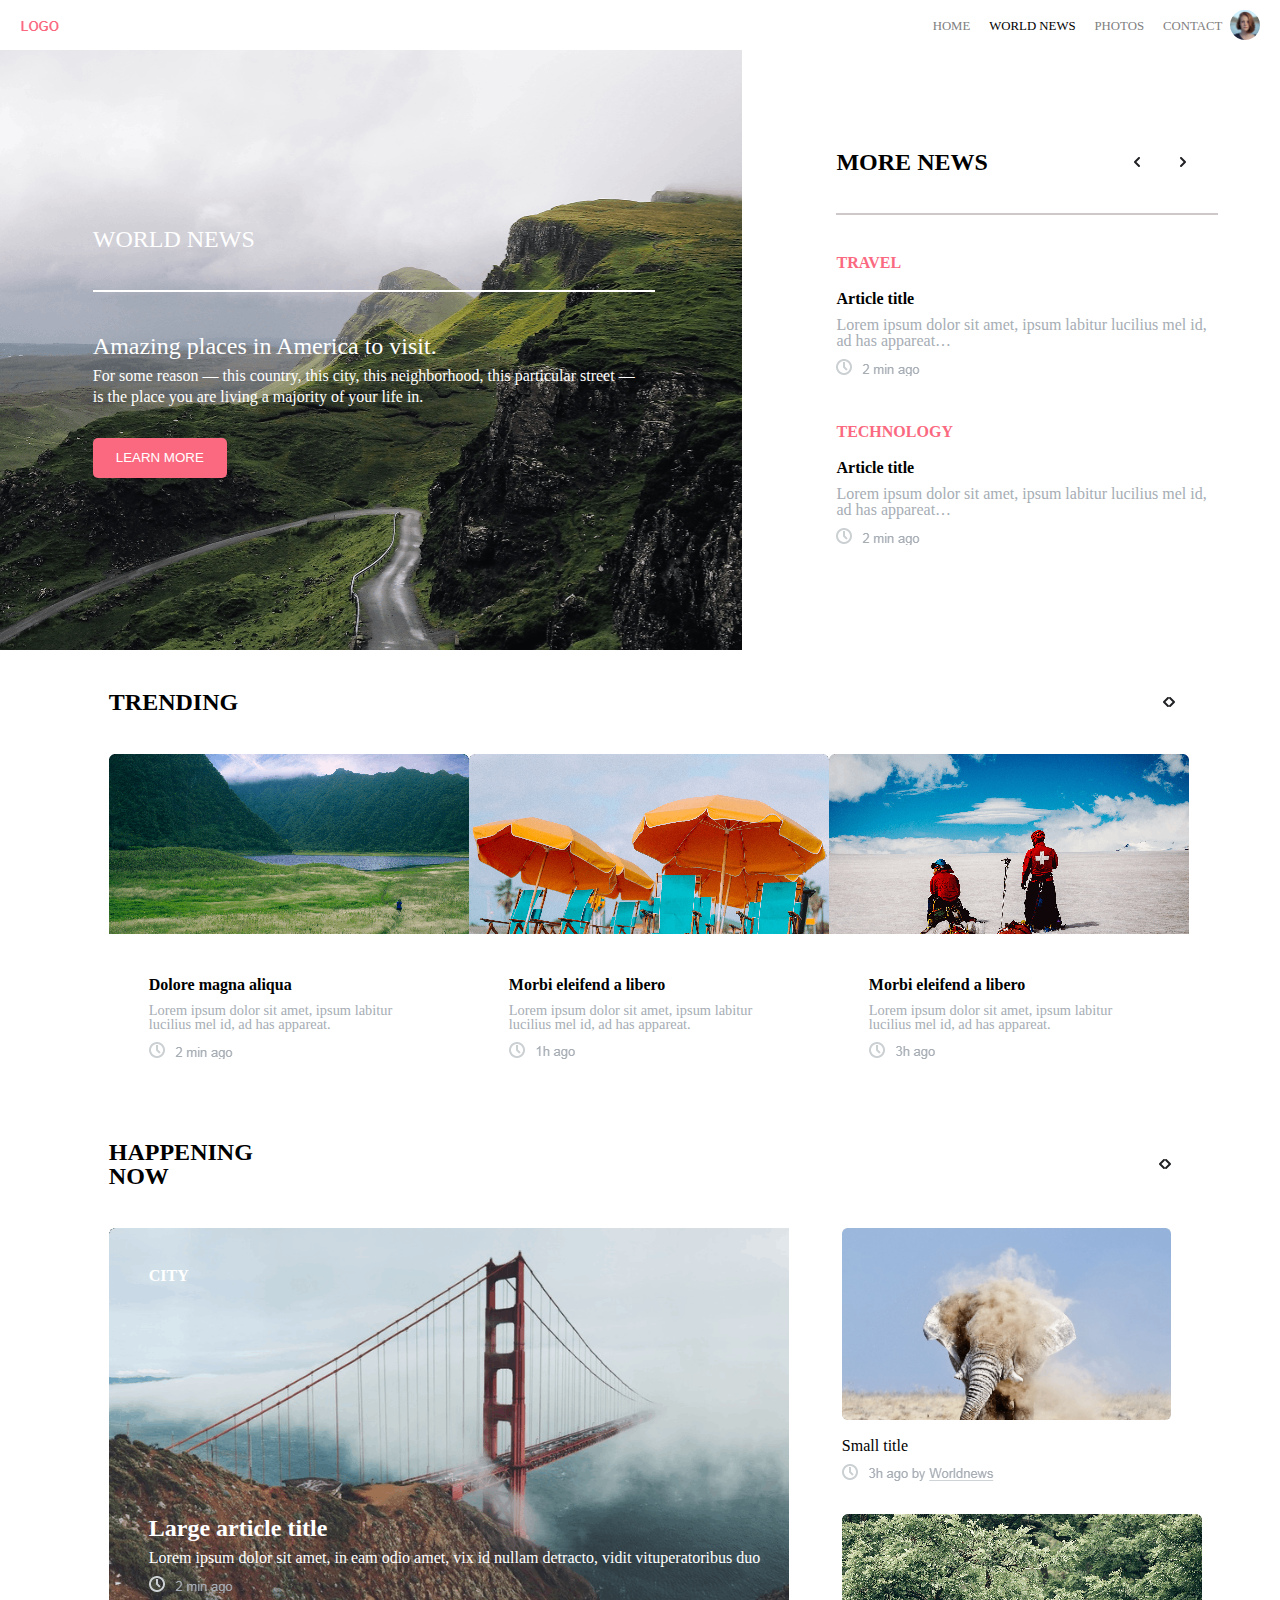
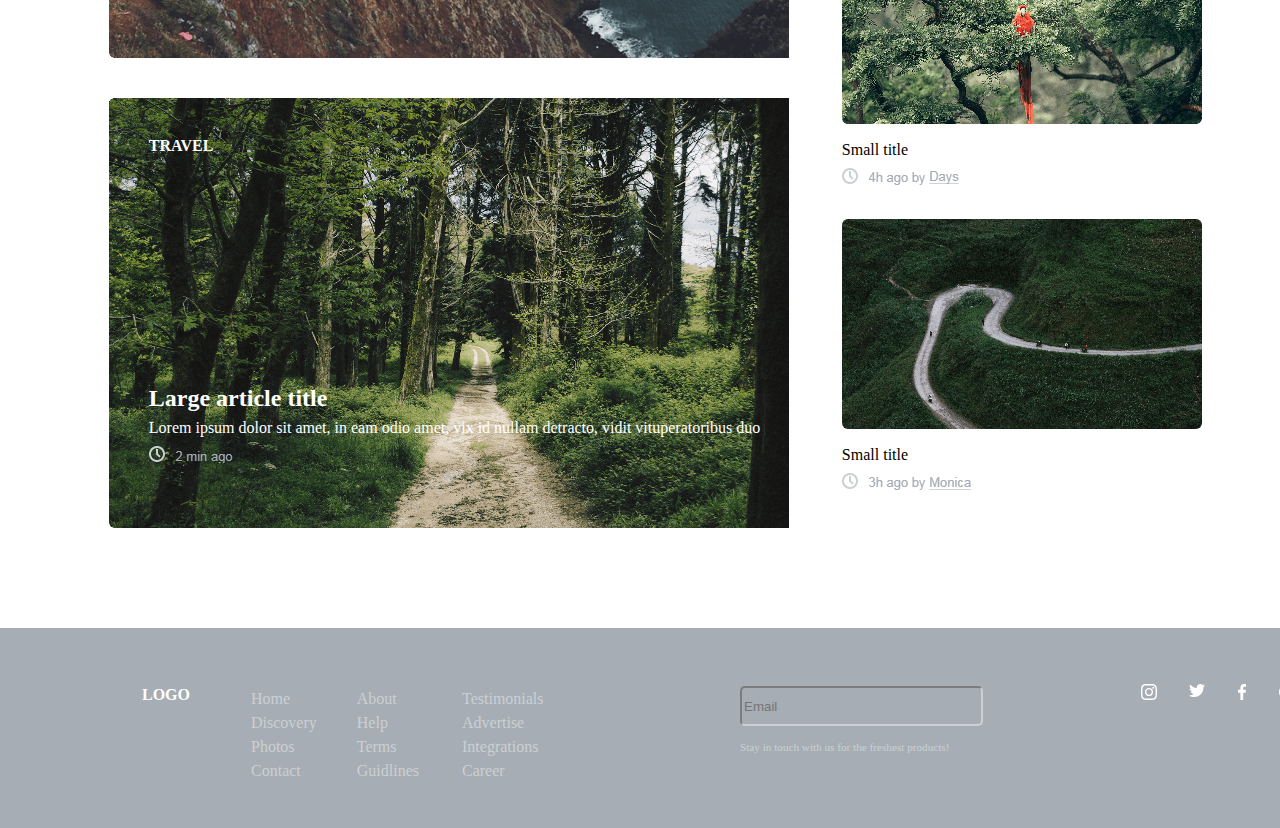
<file: index.html>
<!DOCTYPE html>
<html lang="en">
<head>
    <meta charset="UTF-8">
    <meta http-equiv="X-UA-Compatible" content="IE=edge">
    <meta name="viewport" content="width=device-width, initial-scale=1.0">
    <link rel="stylesheet" href="css/reset.css">
    <link rel="stylesheet" href="css/style.css">
    <title>FInal Project</title>
</head>
<body>
    <div class="container">
<header class="header_page1">
   
    <div class="logophoto">
        <img  class="logo_main" src="images/LOGO.svg" alt="">
    </div>
    <div class="navbars">

        <nav>
             <ul class="navmenu"> 
               
                <li>HOME</li>
                <a  href="worldnews.html"> 
                <li>WORLD NEWS</li></a>
               
                <li>PHOTOS</li>
                <li>CONTACT</li>
               
                </ul>
           
            
           </nav>
          
          </div>
          <div class="profilephoto">
            <img src="images/profile pic.svg" alt="">
          </div>
   
</header>
<section class="section_one">
<div class="textonphoto">
    
    <div class="textonphoto_div">
        <h2 class="article_photo">WORLD NEWS</h2>
    <div class="whiteline">

    </div>
    <h2 class="description_photo">Amazing places in America to visit.</h2>
    <h5 class="text_photo">For some reason — this country, this city, this neighborhood, this particular street —  is the place you are living a majority of your life in.</h5>
    <a    target="_blank" href="https://www.discovery.com/nature" >
        <button    class="learn_more" >
            LEARN MORE
        </button></a>
    </div>
    

    
</div>
<div class="articles_right">
    <div class="articles_right_text">
        <div class="morenews">

            <div class="boldarticle_arrows">
                
                <h2 class="boldarticle">
                MORE NEWS
            </h2>
            <div class="section_one_arrows">
                <img  class="arrow_back" src="images/arrow back.svg" alt="">
                <img  class="arrow_forward" src="images/arrow.forward.svg" alt="">
            </div>
            
            
            
            </div>
    
            
        <div class="whiteline_second">
    
        </div>
    </div>
    <div class="section_one_texts_right">
        <div class="text_top">
            <h4 class="article_travel">TRAVEL</h4>
           <h5 class="article_articletitle">Article title</h5>
           <p class="text_one">Lorem ipsum dolor sit amet, ipsum labitur lucilius mel id, ad has appareat…</p>
           <img class="timeimage_one" src="images/timefull.png" alt="">
       </div>
        <div class="text_bottom">
       <h4 class="article_technology" >TECHNOLOGY</h4>
       <h5 class="article_articletitle_second">Article title</h5>
       <p class="text_two">Lorem ipsum dolor sit amet, ipsum labitur lucilius mel id, ad has appareat…</p>
       <img class="timeimage_two" src="images/timefull.png" alt="">
       
      </div>
    </div>
       
    
    </div>
     
       
   </div>
</section>
<section class="section_two">
<div class="trending_div">
    <h2 class="article_trending" >TRENDING</h2>
    <img  class="arrow_back_two" src="images/arrow back.svg" alt="">
    <img class="arrow_forward_two" src="images/arrow.forward.svg" alt="">
</div>
<div class="three_cards">
    <div class="card_one_div">
        <img  class="section_two_card1" src="images/card1.png" alt="">
        <div class="card_one_div_text">
            <h5 class="card_one_div_article">Dolore magna aliqua</h5>
        <p class="card_one_div_description">Lorem ipsum dolor sit amet, ipsum labitur lucilius mel id, ad has appareat.</p>
        <img class="timeicon_one" src="images/timefull.png" alt="">
        </div>
        
    </div>
    <div class="card_two_div">
        <img class="section_two_card2" src="images/card2.png" alt="">
        <div class="card_two_div_text">
            <h5 class="card_two_div_article">Morbi eleifend a libero</h5>
        <p class="card_two_div_description">Lorem ipsum dolor sit amet, ipsum labitur lucilius mel id, ad has appareat.</p>
        <img class="timeicon_two" src="images/timefull2.png" alt="">
        </div>
        
    </div>
    <div class="card_three_div">
        <img  class="section_two_card3" src="images/card3.png" alt="">
        <div class="card_three_div_text">
            <h5 class="card_three_div_article">Morbi eleifend a libero</h5>
        <p class="card_three_div_description">Lorem ipsum dolor sit amet, ipsum labitur lucilius mel id, ad has appareat.</p>
        <img class="timeicon_three" src="images/timefull3.png" alt="">
        </div>
        
    </div>

</div>

</section>
<div class="happeningnow_div">
    <h2 class="article_happeningnow">
        HAPPENING NOW
    </h2>
    
        <img  class="arrowback_three" src="images/arrow back.svg" alt="">
    <img  class="arrowforward_three" src="images/arrow.forward.svg" alt="">
</div>
<section class="section_three">
    <div class="textsonphoto_two">
        <div class="goldengate_image">
<h3 class="section_three_pic1_article">
    CITY</h3>
<h2 class="section_three_pic1_article2">
    Large article title
</h2>
<p class="section_three_pic1_text">
    Lorem ipsum dolor sit amet, in eam odio amet, vix id nullam detracto, vidit vituperatoribus duo 
</p>
<img  class="section_three_pic1_timeimage" src="images/timefull.png" alt="">
</div>
        <div class="forest_image">
<h3 class="section_three_pic2_article">TRAVEL</h3>
<h2 class="section_three_pic2_article2">Large article title</h2>
<p class="section_three_pic2_text">Lorem ipsum dolor sit amet, in eam odio amet, vix id nullam detracto, vidit vituperatoribus duo </p>
<img class="section_three_pic2_timeimage" src="images/timefull.png" alt="">
        </div>
    </div>
    <div class="sectionthree_right">
        <div class="sectionthree_right_top">
            <img  class="elephant_image" src="images/elephant.png" alt=""> 
            <h3 class="sectionthree_right_top_title">Small title</h3>
            <img  class="sectionthree_right_top_time" src="images/time section3 top.png" alt="">
        </div>
        <div class="sectionthree_right_mid">
            <img  class="sparrow_image" src="images/sparrow.png" alt="">
            <h3 class="sectionthree_right_mid_title">Small title</h3>
            <img  class="sectionthree_right_mid_time" src="images/time section3 mid.png" alt="">
        </div>
        <div class="sectionthree_right_bottom">
            <img src="images/road.png" alt="">
            <h3 class="sectionthree_right_bottom_title">Small title</h3>
            <img  class="sectionthree_right_bottom_time" src="images/time section3 bottom.png" alt="">

        </div>
    </div>
</section>
<footer class="footer_one">
    <div class="footerleft">
        <h2 class="footer_logo">LOGO</h2>
    <div class="footerleft_left">
        <h5>Home</h5>
    <h5>Discovery</h5>
    <h5>Photos</h5>
    <h5>Contact</h5>
    </div>
    <div class="footerleft_mid">
        <h5>About</h5>
    <h5>Help</h5>
    <h5>Terms</h5>
    <h5>Guidlines</h5>
    </div>
    <div class="footerleft_right">
        <h5>Testimonials</h5>
    <h5>Advertise</h5>
    <h5>Integrations</h5>
    <h5>Career</h5>
    </div>
    
    </div>
    <div class="inputmail">
        <input  class="mailinput" type="text" id="Email" placeholder="Email">
        <h5 class="footer_mail_description">Stay in touch with us for the freshest products!</h5>
    </div>
    <div class="footer_icons">
        <a href="https://www.instagram.com/" target="_blank">
            <img src="images/instagram.svg" alt="">
        </a>
        <a href="https://twitter.com/" target="_blank">
            <img src="images/twitter.svg" alt="">
        </a>
        <a href="https://www.facebook.com/" target="_blank">
            <img src="images/facebook.svg" alt="">
        </a>
        <a href="https://www.google.com/" target="_blank">
            <img src="images/globe.svg" alt="">
        </a>
        
    </div>


    
</footer>
    </div>

</body>
</html>
</file>
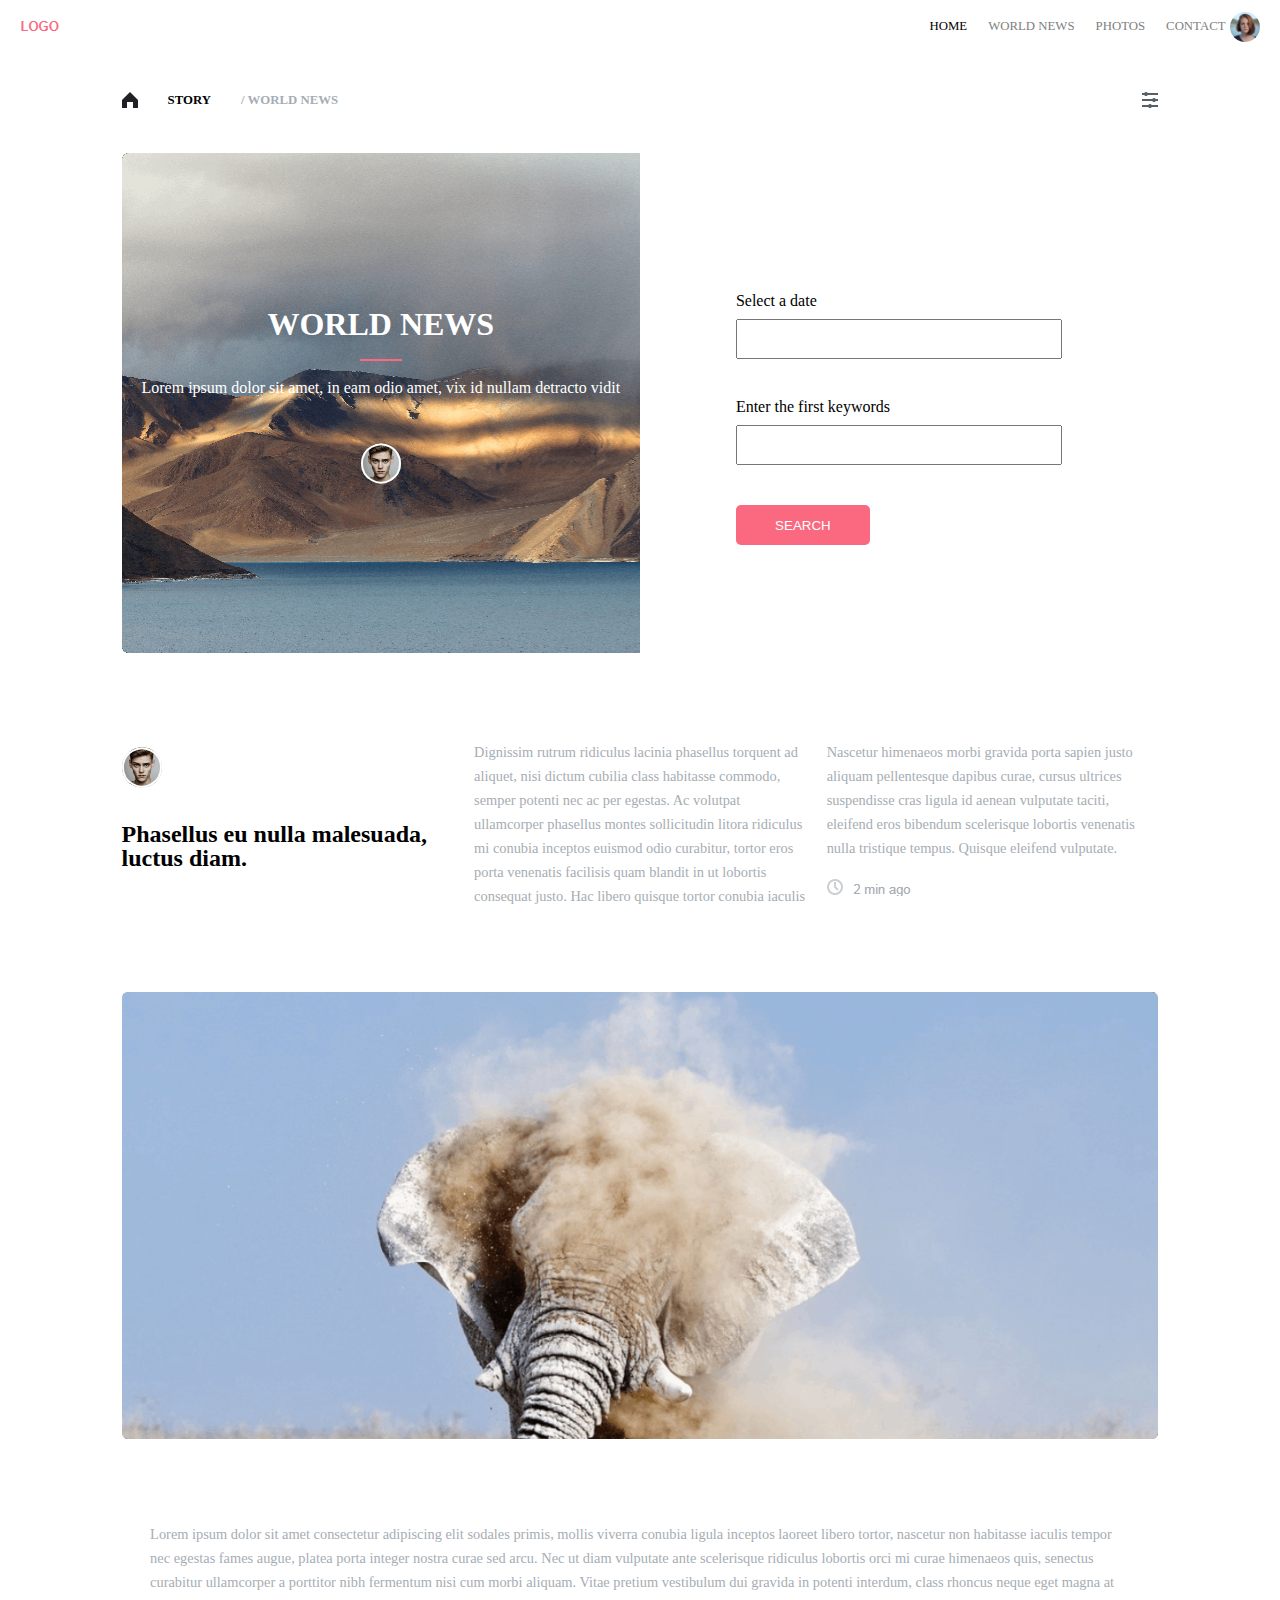
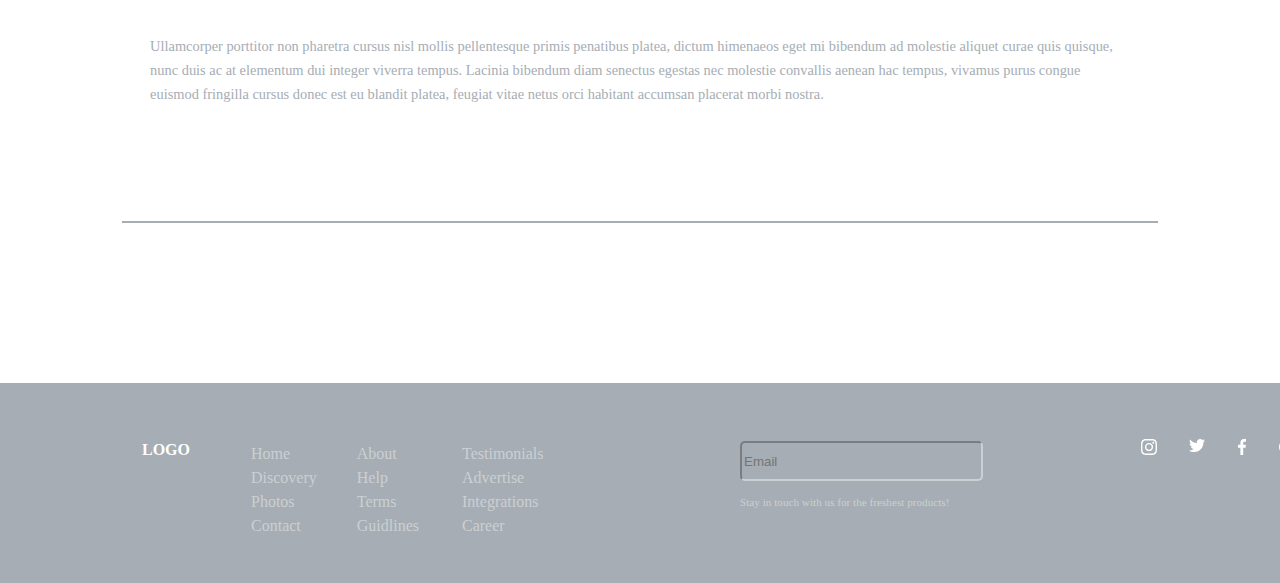
<file: worldnews.html>
<!DOCTYPE html>
<html lang="en">
<head>
    <meta charset="UTF-8">
    <meta http-equiv="X-UA-Compatible" content="IE=edge">
    <meta name="viewport" content="width=device-width, initial-scale=1.0">
    <link rel="stylesheet" href="css/reset.css">
    <link rel="stylesheet" href="css/style.css">
    <title>FInal Project Page 2</title>
</head>
<body>
    <div class="container_page2">
        <header class="header_page2">
            <div class="logophoto_page2">
                <img class="logo_page2" src="images/LOGO.svg" alt="">
            </div>
            <nav class="navbars_page2">
                <ul class="navmenu_page2">
                    <a href="/index.html">
                        <li>HOME</li>
                    </a>
                    
                    <li>WORLD NEWS</li>
                    <li>PHOTOS</li>
                    <li>CONTACT</li>
                </ul>
            </nav>
            <img class="profilepic_page2" src="images/profile pic.svg" alt="">
        </header>
        <div class="worldnewsbar">
            <div class="worldnewsbar_leftline">
                <img src="images/home.svg" alt="">
                <h4 class="worldnewsbar_leftline_article">STORY</h4>
                <h5 class="worldnewsbar_leftline_article2">/ WORLD NEWS</h5>
            </div>
            <img   class="page2_section1_filter"  src="images/filter.svg" alt="">
        </div>
        <section class="section_one_page2">
            <div class="section_one_left">
               
                <div class="section_one_textandphoto">
                    <div class="section_one_text">
                        <h1 class="section_one_text_article">WORLD NEWS</h1>
                        <div class="pinkline">

                        </div>
                        <p class="section_one_text_description">Lorem ipsum dolor sit amet, in eam odio amet, vix id nullam detracto vidit</p>
                        <img class="section_one_profilepic" src="images/profile pic 2.svg" alt="">
                    </div>
               </div>
            </div>
            <div class="section_one_right">
               <form class="form_section_one" action="#">
                <label for="enternumber">Select a date</label>
                <input  class="section_one_input1" type="number" id="enternumber" name="number">
                <label class="section_one_label2" for="enter_password">Enter the first keywords</label>
                <input  class="section_one_input2" type="password" id="enter_password" name="password">
                <input  class="section_one_input3" type="submit" value="SEARCH" name="search">
               </form>
            </div>

        </section>
        <section class="section_two_page2">
            <div class="section_two_page2_left">
                <img src="images/profile pic 2.svg" alt="">
                <h2 class="section_two_page2_article">Phasellus eu nulla malesuada, luctus diam.</h2>
            </div>
            
                <div class="section_two_page2_mid">
                    <p class="section_two_page2_mid_text">Dignissim rutrum ridiculus lacinia phasellus torquent ad aliquet, nisi dictum cubilia class habitasse commodo, semper potenti nec ac per egestas. Ac volutpat ullamcorper phasellus montes sollicitudin litora ridiculus mi conubia inceptos euismod odio curabitur, tortor eros porta venenatis facilisis quam blandit in ut lobortis consequat justo. Hac libero quisque tortor conubia iaculis </p>
                </div>
                <div class="section_two_page2_right">
                    <p class="section_two_page2_right_text">Nascetur himenaeos morbi gravida porta sapien justo aliquam pellentesque dapibus curae, cursus ultrices suspendisse cras ligula id aenean vulputate taciti, eleifend eros bibendum scelerisque lobortis venenatis nulla tristique tempus. Quisque eleifend vulputate.</p>
                    <img class="section_two_page2_right_time" src="images/timefull.png" alt="">
                </div>
            
            

        </section>
        <section class="section_three_page2">
            <img class="elephant_image" src="images/elephant_big.png" alt="">
            <div class="section_three_page2_texts">
                <p>Lorem ipsum dolor sit amet consectetur adipiscing elit sodales primis, mollis viverra conubia ligula inceptos laoreet libero tortor, nascetur non habitasse iaculis tempor nec egestas fames augue, platea porta integer nostra curae sed arcu. Nec ut diam vulputate ante scelerisque ridiculus lobortis orci mi curae himenaeos quis, senectus curabitur ullamcorper a porttitor nibh fermentum nisi cum morbi aliquam. Vitae pretium vestibulum dui gravida in potenti interdum, class rhoncus neque eget magna at</p>
                <p class="section_three_page2_text_bottom">Ullamcorper porttitor non pharetra cursus nisl mollis pellentesque primis penatibus platea, dictum himenaeos eget mi bibendum ad molestie aliquet curae quis quisque, nunc duis ac at elementum dui integer viverra tempus. Lacinia bibendum diam senectus egestas nec molestie convallis aenean hac tempus, vivamus purus congue euismod fringilla cursus donec est eu blandit platea, feugiat vitae netus orci habitant accumsan placerat morbi nostra.</p>
                
            </div>
           
        </section>
        <footer class="footer_page2">
            <div class="footerleft">
                <h2 class="footer_logo">LOGO</h2>
            <div class="footerleft_left">
                <h5>Home</h5>
            <h5>Discovery</h5>
            <h5>Photos</h5>
            <h5>Contact</h5>
            </div>
            <div class="footerleft_mid">
                <h5>About</h5>
            <h5>Help</h5>
            <h5>Terms</h5>
            <h5>Guidlines</h5>
            </div>
            <div class="footerleft_right">
                <h5>Testimonials</h5>
            <h5>Advertise</h5>
            <h5>Integrations</h5>
            <h5>Career</h5>
            </div>
        </div>
        <div class="inputmail">
            <input  class="mailinput" type="text" id="Email" placeholder="Email">
            <h5 class="footer_mail_description">Stay in touch with us for the freshest products!</h5>
        </div>
        <div class="footer_icons">
            <a href="https://www.instagram.com/" target="_blank">
                <img src="images/instagram.svg" alt="">
            </a>
            <a href="https://twitter.com/" target="_blank">
                <img src="images/twitter.svg" alt="">
            </a>
            <a href="https://www.facebook.com/" target="_blank">
                <img src="images/facebook.svg" alt="">
            </a>
            <a href="https://www.google.com/" target="_blank">
                <img src="images/globe.svg" alt="">
            </a>
            
        </div>
        </footer>
        
    </div>
</body>
</html>
</file>
<file: css/style.css>
.container{
    max-width: 1440px;
    width: 100%;
    margin: 0 auto;
}
header{
    width: 100%;
    /* border: 2px solid black; */
    display: flex;
    align-items: center;
    justify-content: space-between;
    padding-top: 21px;
    padding-left: 20px;
    padding-right: 20px;
    padding-bottom: 18px;
    height: 50px;
    


}
.navmenu{
    display: flex;
    align-items: center;
    justify-content: space-around;
    gap: 11px;
    /* margin-left: 865px; */
    color: gray;
    
    font-size: 0.8rem;
    
}
.logo_main{
    animation-name: logoanimation;
    animation-duration: 3s;
    animation-iteration-count: infinite;
    cursor: pointer;
}
@keyframes logoanimation{
    from{
        background-color: #fa6980;
    }
    to{
        background-color: aliceblue;
    }
}
.navbars{
    margin-left: 865px;
    
    width: 24%;
}
ul li{
    cursor: pointer;
    transition-property: all;
}
ul li:hover{
    border-bottom: 2px solid pink;
}
.section_one{
    display: flex;
    width: 100%;
}
.textonphoto{
    background-image: url("../images/cliff_nature.png");
    height: 600px;
    width: 58%;
    color: white;
    /* display: flex; */
    /* align-items: center;
    justify-content: center; */
    /* padding-left: 140px;
    padding-right: 139px; */

}
.textonphoto_div{
    width: 75%;
    
    /* align-items: center;
    justify-content: center; */
    margin: 177px auto;
    
}
    
.whiteline{
    width: 562px;
    height: 2px;
    background-color: white;
    margin-top: 39px;
}
.article_photo{
    /* padding-top: 177px; */
    font-size: 1.5rem;
}
.description_photo{
    font-size: 1.5rem;
    margin-top: 42px;
}
.text_photo{
    margin-top: 8px;
    line-height: 1.3em;
    font-size: 1rem;
}
.learn_more{
    width: 134px;
    height: 40px;
    color: white;
    background-color: #fa6980;
    border: none;
    margin-top: 30px;
    border-radius: 5px;
    transition-property: all;
    transition-duration: 0.5s;
    cursor: pointer;
    
}
.learn_more:hover{
    border-radius: 20px;
    background-color: darkred;
}

.articles_right{
    height: 600px;
    width: 42%;
    
  
    
    
}
.articles_right_text{
    width: 65%;
    
    height: 400px;
    margin: 100px auto;
}
.whiteline_second{
    width: 382px;
    height: 2px;
    
    background-color: rgb(206, 200, 200)
}

.boldarticle{
font-weight: bold;
font-size: 1.5rem;
}
.boldarticle_arrows{
    display: flex;
   align-items: center;
   justify-content: space-between;
   

   
    
}
.section_one_arrows{
    display: flex;
}
.arrow_back{
    width: 6px;
    height: 10px;
    /* margin-left: 100px; */
    
}
.arrow_forward{
    width: 6px;
    height: 10px;
    margin-left: 40px;
    
}
.whiteline_second{
    margin-top: 39px;
}
.text_top{
    
    margin-top: 40px;
    width: 381px;
    height: 130px;
}
.text_bottom{
    margin-top: 39px;
    
    width: 381px;
    height: 43px;
}
.article_travel{
    color: #fa6980;
    font-weight: bold;
}
.article_technology{
    color: #fa6980;
    font-weight: bold;
}
.article_articletitle{
    margin-top: 20px;
    font-weight: bold;
}
.article_articletitle_second{
    margin-top: 20px;
    font-weight: bold;
}
.text_one{
    margin-top: 10px;
    color: #a6adb4
}
.text_two{
    margin-top: 10px;
    color: #a6adb4
}
.timeimage_one{
    margin-top: 10px;
}
.timeimage_two{
    margin-top: 10px;
}
.article_trending{
    font-size: 1.5rem;
    font-weight: bold;
}

.section_two{
    width: 83%;
    height: 410px;
    margin: 40px auto;
}

.trending_div{
    
    display: flex;
    justify-content: space-between;
    align-items: center;
    width: 100%;
    
}
.arrow_back_two{
    margin-left: 925px;
}
.three_cards{
    display: flex;
    justify-content: space-between;
    margin-top: 40px;
    
    width: 100%;
    height: 350px;
}
.section_two_card1{
    flex: 1;
    transition-property: all;
    transition-duration: 0.5s;
    cursor: pointer;
}
.section_two_card1:hover{
    transform:scale(1.15);
}
.section_two_card2{
    transition-property: all;
    transition-duration: 0.5s;
    cursor: pointer;
}
.section_two_card2:hover{
    transform:scale(1.15);
}
.section_two_card3{
    transition-property: all;
    transition-duration: 0.5s;
    cursor: pointer;
}
.section_two_card3:hover{
    transform:scale(1.15);
}




.card_one_div_text{
    padding-left: 40px;
    width: 290px;
}
.card_two_div_text{
    padding-left: 40px;
    width: 290px;
}
.card_three_div_text{
    padding-left: 40px;
    width: 290px;
}
.card_one_div_article{
    margin-top: 40px;
    font-weight: bold;
}
.card_two_div_article{
    margin-top: 40px;
    font-weight: bold;
}
.card_three_div_article{
    margin-top: 40px;
    font-weight: bold;
}
.card_one_div_description{
margin-top: 10px;
color: #a6adb4;
font-size: 0.90rem;
}
.card_two_div_description{
    margin-top: 10px;
    color: #a6adb4;
    font-size: 0.90rem;
}
.card_three_div_description{
    margin-top: 10px;
    color: #a6adb4;
    font-size: 0.90rem;
}
.timeicon_one{
    margin-top: 10px;
}
.timeicon_two{
    margin-top: 10px;
}
.timeicon_three{
    margin-top: 10px;
}
.happeningnow_div{
    width: 83%;
    margin: 40px auto;
    display: flex;
    justify-content: space-between;
    align-items: center;
    


}
.article_happeningnow{
    font-size: 1.5rem;
    font-weight: bold;
}
.arrowback_three{
    margin-left: 845px;
}
.section_three{
    margin: 40px auto;
    width: 83%;
    height: 900px;
    display: flex;
    justify-content: space-between;

}
.textsonphoto_two{
    
    height: 900px;
    width: 64%;
    /* border: 2px solid red; */

}
.goldengate_image{
    background-image: url("../images/golden\ gate\ bridge.png");
    width: 100%;
    height: 430px;
    background-repeat: no-repeat;
    
}
.forest_image{
    background-image: url("../images/forest.png");
    width: 100%;
    height: 430px;
    background-repeat: no-repeat;
    margin-top: 40px;
}
.section_three_pic1_article{
    padding-top: 40px;
    padding-left: 40px;
    font-size: 1rem;
    color: white;
    font-weight: bold;
}
.section_three_pic1_article2{
    margin-top: 232px;
    padding-left: 40px;
    font-size: 1.5rem;
    font-weight: bold;
    color: white;
}
.section_three_pic1_text{
    margin-top: 10px;
    padding-left: 40px;
    font-size: 1rem;
    color: white;
}
.section_three_pic1_timeimage{
    margin-top: 10px;
    padding-left: 40px;

}
.section_three_pic2_article{
    padding-top: 40px;
    padding-left: 40px;
    font-size: 1rem;
    color: white;
    font-weight: bold;
}
.section_three_pic2_article2{
    margin-top: 232px;
    padding-left: 40px;
    font-size: 1.5rem;
    font-weight: bold;
    color: white;
}
.section_three_pic2_text{
    margin-top: 10px;
    padding-left: 40px;
    font-size: 1rem;
    color: white;
}
.section_three_pic2_timeimage{
    margin-top: 10px;
    padding-left: 40px; 
}
.sectionthree_right{
    width: 31%;
    /* border: 2px solid red; */
    /* display: flex; */
    /* align-items: center;
    justify-content: center; */
    
}
.sectionthree_right_top_title{
    margin-top: 15px;
}
.sectionthree_right_top_time{
    margin-top: 10px;

}
.sectionthree_right_mid{
    margin-top: 27px;
    }
.sectionthree_right_mid_title{
    margin-top: 15px; 
}
.sectionthree_right_mid_time{
    margin-top: 10px;

}
.sectionthree_right_bottom{
    margin-top: 27px;
}
.sectionthree_right_bottom_title{
    margin-top: 15px;
}
.sectionthree_right_bottom_time{
    margin-top: 10px;
}

.footer_one{
    width: 100%;
    background-color: #a6adb4;
    margin-top: 100px;
    height: 200px;
    display: flex;
    /* justify-content: space-between; */
}
.footerleft{
    display: flex;
    margin-left: 142px;
    
    margin-top:59px;
    position: absolute;
    
}
.footerleft_left{
    margin-left: 61px;
    color: #cbd0d3;
    line-height: 1.5rem;
    
    
}
.footerleft_mid{
    margin-left: 40px;
    color: #cbd0d3;
    line-height: 1.5rem;

}
.footerleft_right{
    margin-left: 43px;
    color: #cbd0d3;
    line-height: 1.5rem;
}

.footer_logo{
    color: white;
    font-weight: bold;
}
.inputmail{
    /* border: 2px solid red; */
    position: absolute;
    margin-left: 740px;
    margin-top: 58px;
    width: 19%;
}
.footer_mail_description{
    color: #cbd0d3;
    font-size: 0.7rem;
    margin-top: 16px;
}
.mailinput{
    background-color: #a6adb4;
    width: 100%;
    height: 40px;
    border-radius: 5px;
    border-color: #cbd0d3;
}
.footer_icons{
    position: absolute;
    
    margin-top: 56px;
    margin-left: 1141px;
    /* gap: 32px; */
    width: 12%;
    justify-content: space-between;
    display: flex;
}



                         /* აქ იწყება მეორე გვერდი */



.container_page2{
    max-width: 1440px;
    width: 100%;
    margin: 0 auto;
}
.logo_page2{
    animation-duration: 3s;
    animation-iteration-count: infinite;
    cursor: pointer;
    animation-name: logoanimation2;
}
@keyframes logoanimation2{
    from{
        background-color: #fa6980;
    }
    to{
        background-color: aliceblue;
    }
}
.header_page2{
    width: 100%;
    /* border: 2px solid black; */
    display: flex;
    align-items: center;
    justify-content: space-between;
    padding-top: 21px;
    padding-left: 20px;
    padding-right: 20px;
    padding-bottom: 18px;
    height: 50px;
    
}
.navmenu_page2{
    display: flex;
    align-items: center;
    justify-content: space-around;
    gap: 21px;
    /* margin-left: 865px; */
    color: gray;
    font-size: 0.8rem;
    /* border: 2px solid red; */
}
.navbars_page2{
    /* border: 2px solid red;    */
    margin-left: 865px;
}
.worldnewsbar{
    margin:42px auto;
    width: 81%;
    display: flex;
    justify-content: space-between;
}
.worldnewsbar_leftline{
    display: flex;
    gap: 30px;
    align-items: center;
    

}
.worldnewsbar_leftline_article{
    font-size: 0.8rem;
    font-weight: bold;
    cursor: pointer;
}
.worldnewsbar_leftline_article2{
    font-size: 0.8rem;
    color:#a6adb4 ;
    font-weight: bold;
    cursor: pointer;
}

.section_one_page2{
    display: flex;
    width: 81%;
    margin: 45px auto;
    
    height: 500px;

}
.section_one_left{
    width: 50%;
}

.section_one_textandphoto{
    /* margin-top: 45px; */
    background-image: url('../images/cliff\ photo.png');
    
    height: 500px;
    
}
.section_one_text{
    text-align: center;
    
    height: 100%;
    
}
.section_one_text_article{
    font-size: 2rem;
    color: white;
    font-weight: bold;
    padding-top: 155px;


}
.pinkline{
    height: 2px;
    width: 42px;
    background-color: #fa6980;
    margin: 19px auto;
}
.section_one_text_description{
    margin-top: 19px;
    color: white;
    font-size: 1rem;
}
.section_one_profilepic{
    margin-top: 40px;
}
.section_one_right{
    width: 50%;
}
.form_section_one{
    width: 63%;
    
    display: flex;
    flex-direction: column;
    margin: 140px auto;
}
.section_one_input1{
    margin-top: 10px;
    height: 40px;
}
.section_one_label2{
    margin-top: 40px;
}
.section_one_input2{
    margin-top: 10px;
    height: 40px;
}
.section_one_input3{
    background-color: #fa6980;
    width: 134px;
    height: 40px;
    margin-top: 40px;
    color: white;
    border: none;
    border-radius: 5px;
    transition-property: all;
    transition-duration: 0.5s;
    cursor: pointer;
}
.section_one_input3:hover{
    border-radius: 20px;
    background-color: darkred;
}
.section_two_page2{
    width: 81%;
    margin: 39px auto;
    height: 255px;
    
    display: flex;
    justify-content: space-between;
    padding-top: 42px;
    line-height: 1.5rem;

}
.section_two_page2_left{
    /* flex: 1; */
    width: 32%;
    
}
.section_two_page2_mid{
    width: 32%;
}
.section_two_page2_right{
    width: 32%;
    
}
.section_two_page2_article{
    font-size: 1.5rem;
    margin-top: 20px;
    font-weight: bold;
}
.section_two_page2_mid_text{
    font-size: 0.9rem;
    color: #a6adb4;
}
.section_two_page2_right_text{
    font-size: 0.9rem;
    color: #a6adb4;
}
.section_two_page2_right_time{
    margin-top: 19px;

}
.section_three_page2{
    width: 81%;
    height: 831px;
    margin: 39px auto;
    /* border: 2px solid red; */
    border-bottom: 2px solid #a6adb4;
}
.elephant_image{
    width: 100%;
}
.section_three_page2_texts{
    width: 94.5%;
    margin: 80px auto;
    line-height: 1.5rem;
    font-size: 0.9rem;
    color: #a6adb4;
}
.section_three_page2_text_bottom{
    margin-top: 40px;
}
.section_three_page2_text_three{
    display: none;
}
.footer_page2{
    width: 100%;
    background-color: #a6adb4;
    margin-top: 160px;
    height: 200px;
    display: flex;
}


                            /* აქედან იწყება რესპონსივები */


@media(max-width:768px){
    
    .header_page1{
        width: 100%;
    }
    .navbars{
        margin-left: 300px;
        width: 40%;
    }
   .section_one{
display: flex; 
flex-direction: column;
/* flex-wrap: wrap; */
}
    .textonphoto{
    width: 100%;
}
.textonphoto{
    width: 100%;
    
}

.textonphoto_div{
    width: 80%;
    margin: 160px auto;
    
}
.articles_right{
    width: 100%;
}
.morenews{
    width: 100%;
    /* border: 2px solid red; */
    display: flex;
    justify-content: space-between;
    
    flex-direction: column;

}
.boldarticle_arrows{
    width: 100%;
    
    display: flex;
    justify-content: space-between;

}
.section_one_arrows{
    margin-left: 180px;
}
.whiteline_second{
    width: 100%;
}
.section_one_texts_right{
    display: flex;
    
    margin-top: 41px;
}
.articles_right_text{
    width: 80%;
    margin-top: 40px;
}
.section_two{
    width: 90%;
    
    height: 412px;

}
.card_three_div{
    display: none;
}
.trending_div{
    width: 100%;
    display: flex;
    justify-content: space-between;
    
}
.arrow_back_two{
    margin-left: 410px;
}
.section_two_card1{
    width: 100%;
}
.card_one_div{
    /* border: 2px solid red;  */
    width: 47%;
}
.card_two_div{
    /* border: 2px solid red;  */
    width: 47%;
}
.section_two_card2{
    width: 100%;
}
.happeningnow_div{
    width: 90%;
}
.arrowback_three{
    margin-left: 340px;
}
.section_three{
    width: 90%;
    display: flex;
    flex-direction: column;
    height: 1186px;
}
.textsonphoto_two{
    width: 100%;
}
.forest_image{
    margin-top: 40px;
}
.sectionthree_right_bottom{
    display: none;
}
.sectionthree_right{
    display: flex;
    width: 100%;
    justify-content: space-between;
}
.sectionthree_right{
    margin-top: 40px;
}
.sectionthree_right_top{
    width: 47%;
}
.sectionthree_right_mid{
    width: 47%;
    height: 260px;
    margin-top: 0;
}
.elephant_image{
    width: 100%;
}
.sparrow_image{
    width: 100%;
}
.sectionthree_right_top_title{
    margin-top: 20px;

}
.sectionthree_right_top_time{
    margin-top: 10px;
}
.sectionthree_right_mid_title{
    margin-top: 20px;

}
.sectionthree_right_mid_time{
    margin-top: 10px;
}
.footer_one{
    width: 100%;
    height: 316px;

}
.footerleft{
    width: 85%;
    margin: 59px 80px;
    justify-content: space-between;
}
.footerleft_left{
    margin-left: 285px;
}
.inputmail{
    margin-top: 190px;
    margin-left: 80px;
    
    width: 35%;
}
.footer_icons{
    margin-left: 592px;
    margin-top: 240px;
    width: 16%;
}


                           /* ტაბლეტი გვერდი 2 */


.navbars_page2{
    margin-left: 300px;
    /* width: 45%; */
    
}
.navmenu_page2{
    gap: 10px;
}
.worldnewsbar{
    width: 90%;
}
.section_one_page2{
    width: 90%;
    display: flex;
    flex-direction: column;
    height: 900px;
    
    border-bottom: 2px solid #ebeded;
    
}
.section_one_left{
    width: 100%;
    /* border: 2px solid red; */
}
/* .section_one_textandphoto{
    background-image: url('../images/cliff_tablet.png');
} */
.section_one_right{
    width: 100%;
    /* border: 2px solid red; */
}
.form_section_one{
    margin: 87px auto
}
.section_two_page2{
    display: flex;
    flex-direction: column;
    height: 467px;
padding-top: 30px;
width: 90%;
border-bottom: 2px solid gray;
}
.section_two_page2_left{

width: 45%;
}
.section_two_page2_mid{
    width: 45%;
    margin-top: 5px;
}
.section_two_page2_right{
    margin-top: -230px;
    margin-left: 350px;
    width: 45%;
}
.section_three_page2{
    width: 90%;
    border-bottom: 2px solid grey;
    height: 680px;
}
.elephant_image{
    width: 100%;
}
.section_three_page2_texts{
    margin-top: 40px;
}
.footer_page2{
    width: 100%;
    height: 316px;
}
}
         
            /* აქედან იწყება ტელეფონის რესპონსივი */


@media(max-width:375px){
    .header_page1{
        width: 100%;
        height: 88px;

    }
    .navbars{
        display: none;
    }
    .profilephoto{
        display: none;
    }
    .logophoto{
        margin-left: 40px;
    }
    .section_one{
        width: 100%;
    height: 866px;
    }
    .textonphoto{
        width: 100%;
        height: 388px;
        background-size: 100% 100%;
    }
    .textonphoto_div{
        margin-top: 40px;
        width: 90%;
    }
    .whiteline{
        width: 100%;
    }
   .learn_more{
    width: 45%;
   }
   .articles_right{
    width: 100%;
   }
   .articles_right_text{
    width: 90%;
    
   }
   .section_one_arrows{
    margin-left: 100px;
   }
.section_one_texts_right{
    display: flex;
    flex-direction: column;
    margin-top: 1px;
    width: 100%;
    
    
}
.text_top{
width: 100%;
}
.text_bottom{
    width: 100%;
    margin-top: 20px;
}
.article_articletitle{
    margin-top: 10px;
}
.article_articletitle_second{
    margin-top: 10px;

}
.section_two{
    width: 90%;
    height: 716px;

}
.arrow_back_two{
    margin-left: 75px;
}
.three_cards{
    display: flex;
    flex-direction: column;
}
.card_one_div{
    width: 100%;
}
.card_two_div{
    width: 100%;
    margin-top: 40px;
}
.card_one_div_article{
    margin-top: 15px;
}
.card_two_div_article{
    margin-top: 15px;

}
.happeningnow_div{
    width: 90%;

}
.arrowback_three{
    margin-left: 20px;
}
.section_three{
    width: 90%;
    
}
.goldengate_image{
    width: 100%;
    background-size: 100% 100%;
    height: 300px;
    
}
.section_three_pic1_article2{
margin-top: 56px;

}
.forest_image{
    width: 100%;
    background-size: 100% 100%;
    height: 300px;
}
.section_three_pic2_article2{
    margin-top: 56px;
}
.sectionthree_right{
    display: flex;
    flex-direction: column;
    
    width: 100%;

}
.sectionthree_right_top{
    width: 100%;
}
.sectionthree_right_mid{
    width: 100%;
}
.footer_one{
    width: 100%;
    height: 143px;
    
    
}
.footerleft{
    display: none;
}
.inputmail{
    display: none;
}
.footer_icons{
    margin-left: 85px;
    margin-top: 73px;
    align-items: center;
    
    width: 50%;
    scale: 1.5;
}
.header_page2{
    width: 100%;
    height: 88px;
    

}
.navbars_page2{
    display: none;
}
.profilepic_page2{
    display: none;
}
.worldnewsbar{
    display: none;
}
.section_one_page2{
    width: 100%;
    display: flex;
    flex-direction: column;
    
    margin-top: auto;
    border-bottom: 2px solid gray;

}
.section_one_left{
    width: 100%;
}
.section_one_textandphoto{
    height: 388px;
    width: 100%;
    background-size: 100% 100%;

}
.section_one_right{
    width: 100%;
}
.form_section_one{
    /* border: 2px solid red; */
    width: 90%;
}
.section_one_input3{
    width: 50%;
}
.section_two_page2{
    width: 90%;
    display: flex;
    flex-direction: column;
    height: 672px;

}
.section_two_page2_left{
    width: 100%;
    
}
.section_two_page2_mid{
    width: 100%;
    margin-top: 40px;

}
.section_two_page2_right{
    width: 100%;
    
    margin: auto;
    margin-top: 40px;
}
.section_two_page2_right_time{
    margin-top: 30px;
}
.section_three_page2{
    width: 90%;
    
    height: 720px;
}
.footer_page2{
    height: 143px;
    width: 100%;
}
}
</file>
